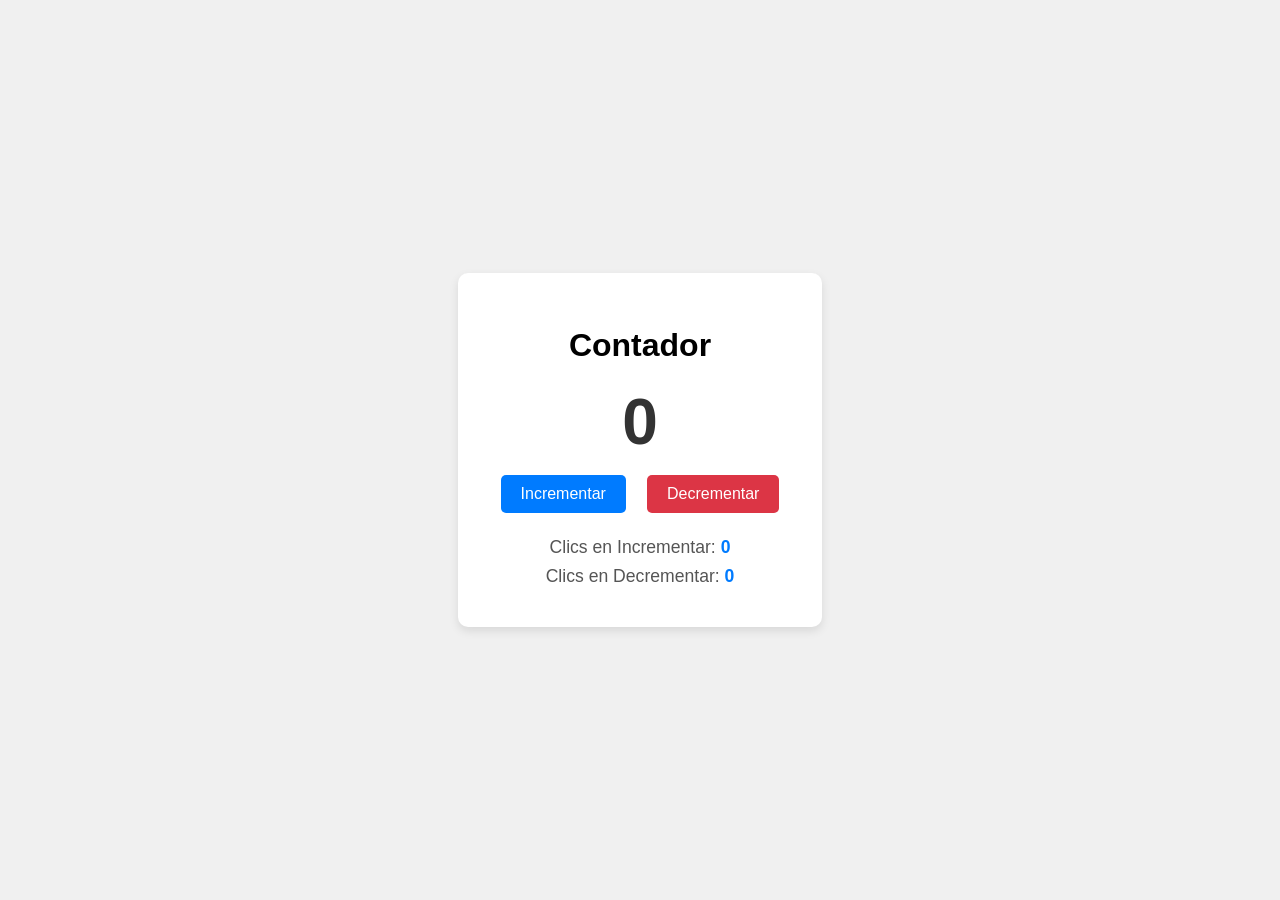
<file: 1.contador-clics/index.html>
<!DOCTYPE html>
<html lang="es">
<head>
    <meta charset="UTF-8">
    <meta name="viewport" content="width=device-width, initial-scale=1.0">
    <title>Contador con clics</title>
    <link rel="stylesheet" href="styles.css">
</head>
<body>
    <div class="container">
        <h1>Contador</h1>
        <div class="counter-display" id="mainCounter">0</div>
        
        <div class="buttons">
            <button id="incrementBtn">Incrementar</button>
            <button id="decrementBtn">Decrementar</button>
        </div>

        <div class="click-counters">
            <p>Clics en Incrementar: <span id="incrementClicks">0</span></p>
            <p>Clics en Decrementar: <span id="decrementClicks">0</span></p>
        </div>
    </div>

    <script src="script.js"></script>
</body>
</html>
</file>
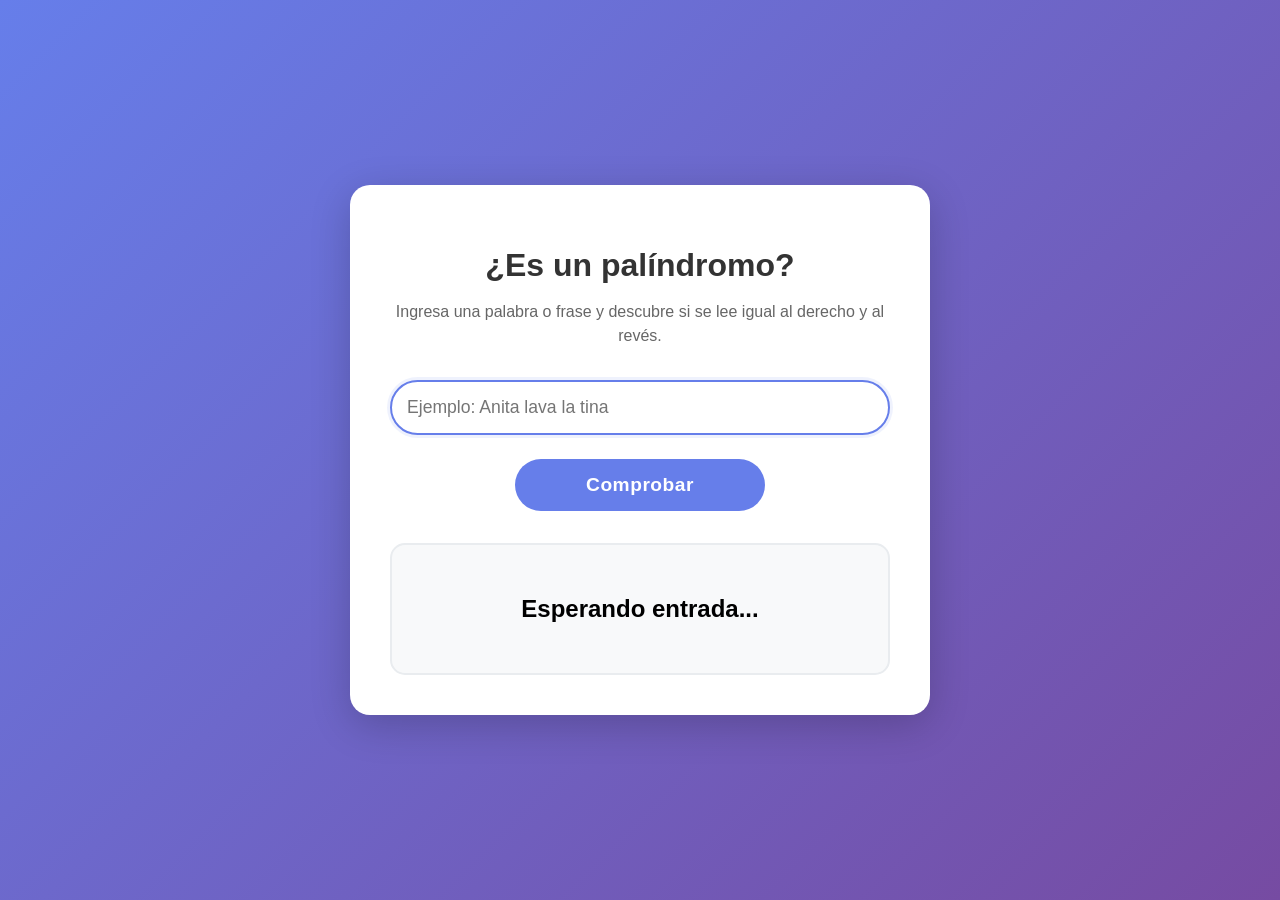
<file: 2.verificador-palindromo/index.html>
<!DOCTYPE html>
<html lang="es">
<head>
    <meta charset="UTF-8">
    <meta name="viewport" content="width=device-width, initial-scale=1.0">
    <title>Verificador de Palíndromos</title>
    <link rel="stylesheet" href="styles.css">
</head>
<body>
    <div class="container">
        <h1>¿Es un palíndromo?</h1>
        <p class="description">Ingresa una palabra o frase y descubre si se lee igual al derecho y al revés.</p>
        
        <input type="text" id="textInput" placeholder="Ejemplo: Anita lava la tina" autofocus>
        
        <button id="checkBtn">Comprobar</button>
        
        <div class="result" id="result">
           
        </div>
    </div>

    <script src="script.js"></script>
</body>
</html>
</file>
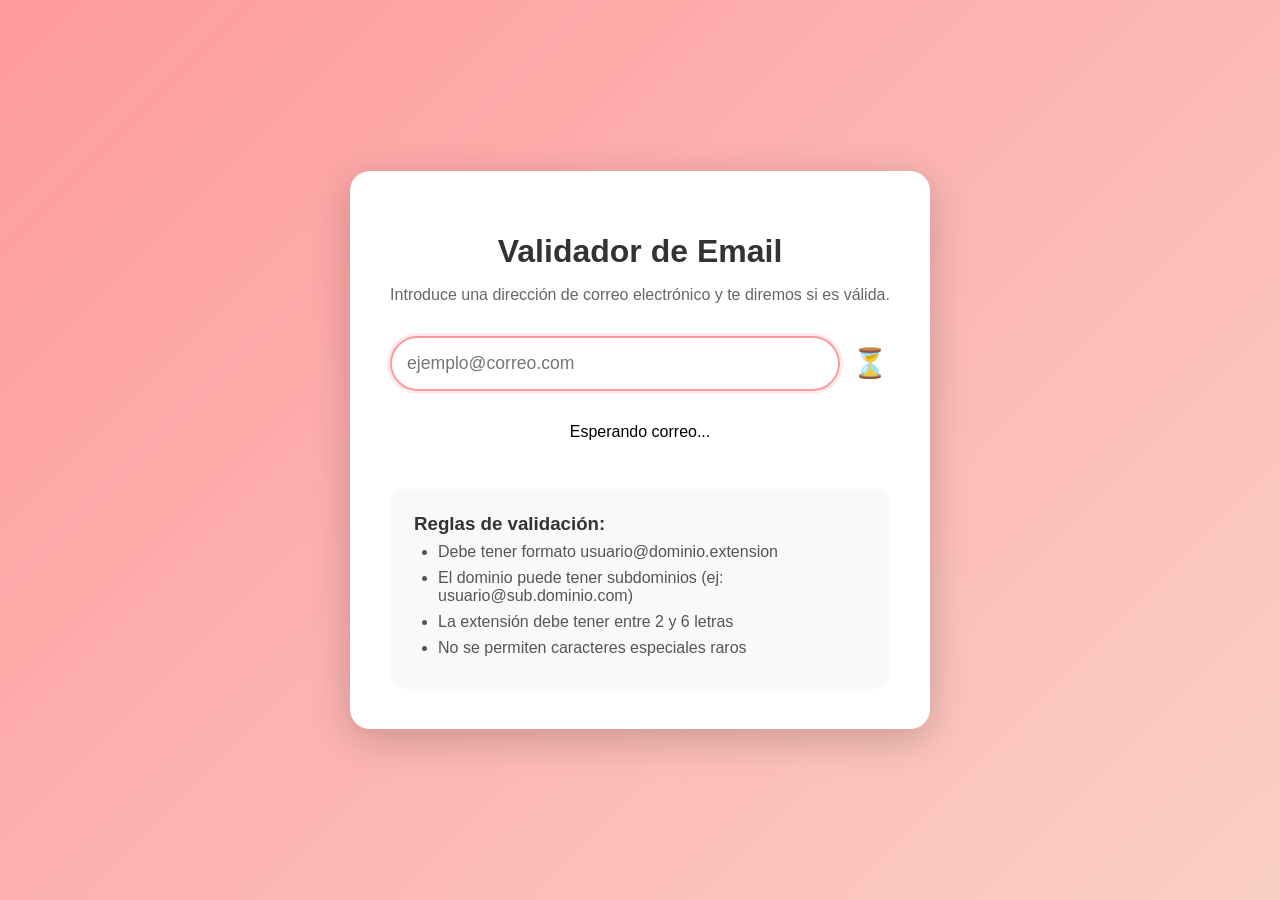
<file: 3.validador-email/index.html>
<!DOCTYPE html>
<html lang="es">
<head>
    <meta charset="UTF-8">
    <meta name="viewport" content="width=device-width, initial-scale=1.0">
    <title>Validador de Correo Electrónico</title>
    <link rel="stylesheet" href="styles.css">
</head>
<body>
    <div class="container">
        <h1>Validador de Email</h1>
        <p class="description">Introduce una dirección de correo electrónico y te diremos si es válida.</p>
        
        <div class="input-group">
            <input type="email" id="emailInput" placeholder="ejemplo@correo.com" autofocus>
            <span class="status-icon" id="statusIcon">⏳</span>
        </div>
        
        <div class="message" id="message"></div>
        
        <div class="rules">
            <h3>Reglas de validación:</h3>
            <ul>
                <li>Debe tener formato usuario@dominio.extension</li>
                <li>El dominio puede tener subdominios (ej: usuario@sub.dominio.com)</li>
                <li>La extensión debe tener entre 2 y 6 letras</li>
                <li>No se permiten caracteres especiales raros</li>
            </ul>
        </div>
    </div>

    <script src="script.js"></script>
</body>
</html>
</file>
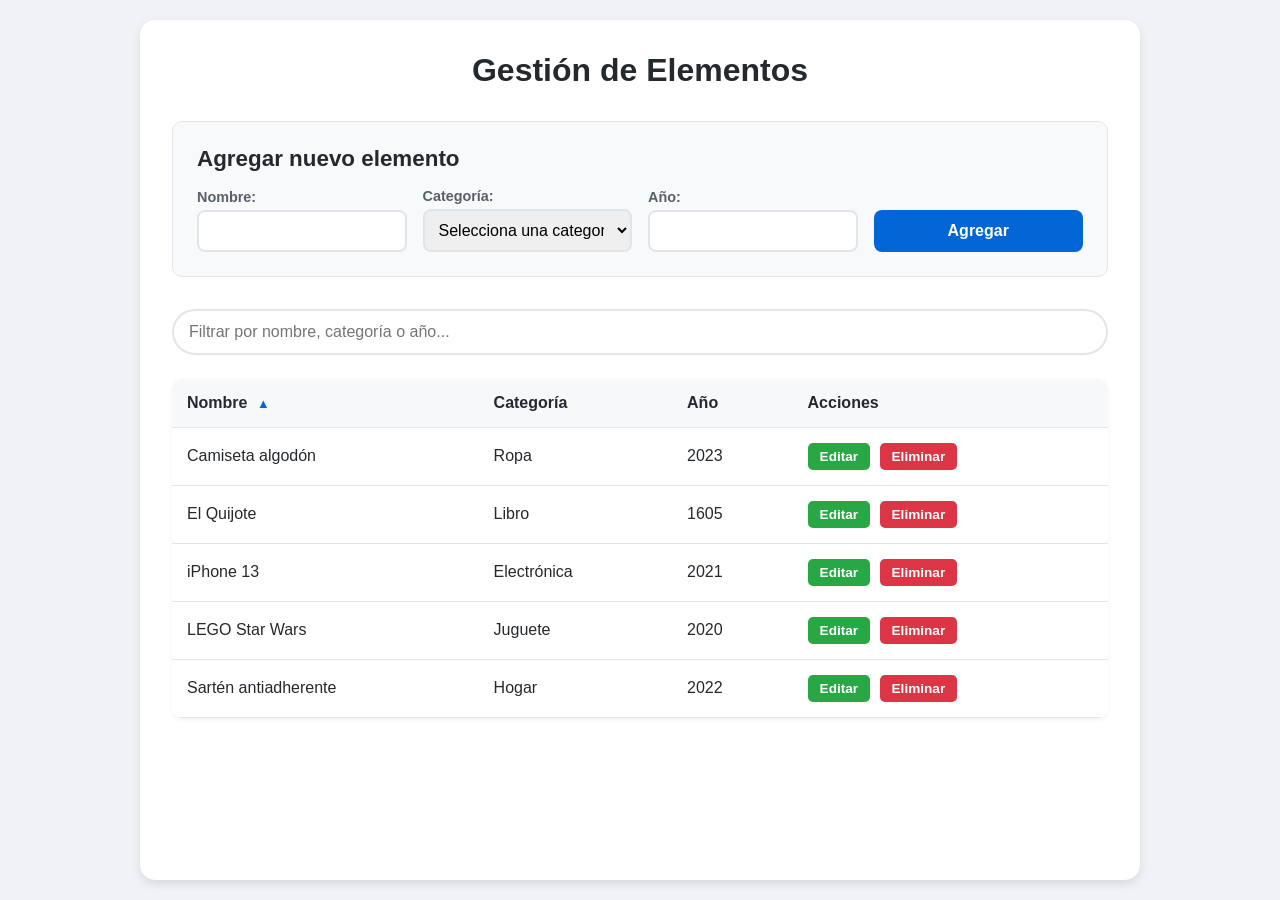
<file: 5.tabla-dinamica/index.html>
<!DOCTYPE html>
<html lang="es">
<head>
    <meta charset="UTF-8">
    <meta name="viewport" content="width=device-width, initial-scale=1.0">
    <title>Tabla ordenable y filtrable</title>
    <link rel="stylesheet" href="styles.css">
</head>
<body>
    <div class="container">
        <h1>Gestión de Elementos</h1>
        
        <!-- Formulario para agregar/editar -->
        <div class="form-container">
            <h2 id="formTitle">Agregar nuevo elemento</h2>
            <form id="itemForm">
                <input type="hidden" id="itemId" value="">
                <div class="form-group">
                    <label for="name">Nombre:</label>
                    <input type="text" id="name" required>
                </div>
                <div class="form-group">
                    <label for="category">Categoría:</label>
                    <select id="category" required>
                        <option value="">Selecciona una categoría</option>
                        <option value="Electrónica">Electrónica</option>
                        <option value="Libro">Libro</option>
                        <option value="Ropa">Ropa</option>
                        <option value="Hogar">Hogar</option>
                        <option value="Juguete">Juguete</option>
                    </select>
                </div>
                <div class="form-group">
                    <label for="year">Año:</label>
                    <input type="number" id="year" min="1900" max="2100" required>
                </div>
                <button type="submit" id="submitBtn">Agregar</button>
                <button type="button" id="cancelBtn" class="cancel-btn">Cancelar</button>
            </form>
        </div>

        <!-- Filtro de búsqueda -->
        <div class="filter-container">
            <input type="text" id="filterInput" placeholder="Filtrar por nombre, categoría o año...">
        </div>

        <!-- Tabla -->
        <table id="dataTable">
            <thead>
                <tr>
                    <th data-sort="name">Nombre <span class="sort-indicator"></span></th>
                    <th data-sort="category">Categoría <span class="sort-indicator"></span></th>
                    <th data-sort="year">Año <span class="sort-indicator"></span></th>
                    <th>Acciones</th>
                </tr>
            </thead>
            <tbody id="tableBody">
                <!-- Los datos se insertarán aquí -->
            </tbody>
        </table>
    </div>

    <script src="script.js"></script>
</body>
</html>
</file>
<file: 1.contador-clics/styles.css>
body {
    font-family: Arial, sans-serif;
    background-color: #f0f0f0;
    display: flex;
    justify-content: center;
    align-items: center;
    height: 100vh;
    margin: 0;
}

.container {
    background-color: white;
    padding: 2rem;
    border-radius: 10px;
    box-shadow: 0 4px 10px rgba(0,0,0,0.1);
    text-align: center;
    width: 300px;
}

.counter-display {
    font-size: 4rem;
    font-weight: bold;
    margin: 1rem 0;
    color: #333;
}

.buttons {
    display: flex;
    justify-content: space-around;
    margin-bottom: 1.5rem;
}

button {
    background-color: #007bff;
    color: white;
    border: none;
    padding: 10px 20px;
    font-size: 1rem;
    border-radius: 5px;
    cursor: pointer;
    transition: background-color 0.3s;
}

button:hover {
    background-color: #0056b3;
}

button#decrementBtn {
    background-color: #dc3545;
}

button#decrementBtn:hover {
    background-color: #a71d2a;
}

.click-counters p {
    font-size: 1.1rem;
    margin: 0.5rem 0;
    color: #555;
}

.click-counters span {
    font-weight: bold;
    color: #007bff;
}
</file>
<file: 2.verificador-palindromo/styles.css>
body {
    font-family: 'Segoe UI', Tahoma, Geneva, Verdana, sans-serif;
    background: linear-gradient(135deg, #667eea 0%, #764ba2 100%);
    display: flex;
    justify-content: center;
    align-items: center;
    height: 100vh;
    margin: 0;
    padding: 20px;
    box-sizing: border-box;
}

.container {
    background: white;
    padding: 2.5rem;
    border-radius: 20px;
    box-shadow: 0 10px 40px rgba(0,0,0,0.2);
    text-align: center;
    max-width: 500px;
    width: 100%;
}

h1 {
    color: #333;
    margin-bottom: 0.5rem;
    font-size: 2rem;
}

.description {
    color: #666;
    margin-bottom: 2rem;
    font-size: 1rem;
    line-height: 1.5;
}

input[type="text"] {
    width: 100%;
    padding: 15px;
    font-size: 1.1rem;
    border: 2px solid #e0e0e0;
    border-radius: 50px;
    outline: none;
    transition: border-color 0.3s, box-shadow 0.3s;
    box-sizing: border-box;
    margin-bottom: 1.5rem;
}

input[type="text"]:focus {
    border-color: #667eea;
    box-shadow: 0 0 0 3px rgba(102,126,234,0.1);
}

button {
    background: #667eea;
    color: white;
    border: none;
    padding: 15px 30px;
    font-size: 1.2rem;
    border-radius: 50px;
    cursor: pointer;
    transition: background 0.3s, transform 0.1s;
    width: 100%;
    max-width: 250px;
    margin-bottom: 2rem;
    font-weight: 600;
    letter-spacing: 0.5px;
}

button:hover {
    background: #5a67d8;
}

button:active {
    transform: scale(0.98);
}

.result {
    padding: 1.5rem;
    border-radius: 15px;
    font-size: 1.5rem;
    font-weight: bold;
    background: #f8f9fa;
    min-height: 80px;
    display: flex;
    align-items: center;
    justify-content: center;
    word-break: break-word;
    border: 2px solid #e9ecef;
}

.result.palindrome {
    color: #28a745;
    background-color: #d4edda;
    border-color: #c3e6cb;
}

.result.not-palindrome {
    color: #dc3545;
    background-color: #f8d7da;
    border-color: #f5c6cb;
}


@media (max-width: 480px) {
    .container {
        padding: 1.5rem;
    }
    
    h1 {
        font-size: 1.8rem;
    }
    
    .result {
        font-size: 1.2rem;
        padding: 1rem;
    }
}
</file>
<file: 3.validador-email/styles.css>
body {
    font-family: 'Segoe UI', Tahoma, Geneva, Verdana, sans-serif;
    background: linear-gradient(135deg, #ff9a9e 0%, #fad0c4 100%);
    display: flex;
    justify-content: center;
    align-items: center;
    min-height: 100vh;
    margin: 0;
    padding: 20px;
    box-sizing: border-box;
}

.container {
    background: white;
    padding: 2.5rem;
    border-radius: 20px;
    box-shadow: 0 10px 40px rgba(0,0,0,0.2);
    max-width: 500px;
    width: 100%;
}

h1 {
    color: #333;
    margin-bottom: 0.5rem;
    font-size: 2rem;
    text-align: center;
}

.description {
    color: #666;
    text-align: center;
    margin-bottom: 2rem;
}

.input-group {
    display: flex;
    align-items: center;
    gap: 10px;
    margin-bottom: 1rem;
}

#emailInput {
    flex: 1;
    padding: 15px;
    font-size: 1.1rem;
    border: 2px solid #ddd;
    border-radius: 50px;
    outline: none;
    transition: border-color 0.3s, box-shadow 0.3s;
}

#emailInput:focus {
    border-color: #ff9a9e;
    box-shadow: 0 0 0 3px rgba(255,154,158,0.2);
}

#emailInput.valid {
    border-color: #28a745;
}

#emailInput.invalid {
    border-color: #dc3545;
}

.status-icon {
    font-size: 1.8rem;
    width: 40px;
    text-align: center;
}

.message {
    padding: 1rem;
    border-radius: 10px;
    margin: 1rem 0;
    font-weight: 500;
    text-align: center;
    transition: all 0.3s;
}

.message.valid {
    background-color: #d4edda;
    color: #155724;
    border: 1px solid #c3e6cb;
}

.message.invalid {
    background-color: #f8d7da;
    color: #721c24;
    border: 1px solid #f5c6cb;
}

.rules {
    background: #f8f9fa;
    padding: 1.5rem;
    border-radius: 15px;
    margin-top: 2rem;
}

.rules h3 {
    color: #333;
    margin-top: 0;
    margin-bottom: 0.5rem;
}

.rules ul {
    margin: 0;
    padding-left: 1.5rem;
    color: #555;
}

.rules li {
    margin-bottom: 0.5rem;
}

/* Responsive */
@media (max-width: 480px) {
    .container {
        padding: 1.5rem;
    }
    
    .input-group {
        flex-direction: column;
    }
    
    .status-icon {
        width: auto;
    }
}
</file>
<file: 5.tabla-dinamica/styles.css>
* {
    box-sizing: border-box;
    margin: 0;
    padding: 0;
}

body {
    font-family: 'Segoe UI', Tahoma, Geneva, Verdana, sans-serif;
    background: #f0f2f5;
    padding: 20px;
    min-height: 100vh;
    display: flex;
    justify-content: center;
}

.container {
    max-width: 1000px;
    width: 100%;
    background: white;
    border-radius: 15px;
    box-shadow: 0 4px 10px rgba(0,0,0,0.1);
    padding: 2rem;
}

h1 {
    color: #24292e;
    margin-bottom: 2rem;
    text-align: center;
}

/* Formulario */
.form-container {
    background: #f8f9fa;
    border-radius: 10px;
    padding: 1.5rem;
    margin-bottom: 2rem;
    border: 1px solid #e1e4e8;
}

.form-container h2 {
    color: #24292e;
    margin-bottom: 1rem;
    font-size: 1.4rem;
}

#itemForm {
    display: grid;
    grid-template-columns: repeat(auto-fit, minmax(200px, 1fr));
    gap: 1rem;
    align-items: end;
}

.form-group {
    display: flex;
    flex-direction: column;
}

.form-group label {
    font-weight: 600;
    margin-bottom: 0.3rem;
    color: #586069;
    font-size: 0.9rem;
}

.form-group input,
.form-group select {
    padding: 10px;
    border: 2px solid #e1e4e8;
    border-radius: 8px;
    font-size: 1rem;
    transition: border-color 0.3s;
}

.form-group input:focus,
.form-group select:focus {
    border-color: #0366d6;
    outline: none;
}

button {
    background: #0366d6;
    color: white;
    border: none;
    padding: 12px 20px;
    border-radius: 8px;
    font-size: 1rem;
    font-weight: 600;
    cursor: pointer;
    transition: background 0.3s;
    height: fit-content;
}

button:hover {
    background: #0353b3;
}

button.cancel-btn {
    background: #6c757d;
}

button.cancel-btn:hover {
    background: #5a6268;
}

/* Filtro */
.filter-container {
    margin-bottom: 1.5rem;
}

#filterInput {
    width: 100%;
    padding: 12px 15px;
    border: 2px solid #e1e4e8;
    border-radius: 50px;
    font-size: 1rem;
    transition: border-color 0.3s;
}

#filterInput:focus {
    border-color: #0366d6;
    outline: none;
}

/* Tabla */
table {
    width: 100%;
    border-collapse: collapse;
    background: white;
    border-radius: 10px;
    overflow: hidden;
    box-shadow: 0 2px 5px rgba(0,0,0,0.05);
}

th, td {
    padding: 15px;
    text-align: left;
    border-bottom: 1px solid #e1e4e8;
}

th {
    background: #f6f8fa;
    color: #24292e;
    font-weight: 600;
    cursor: pointer;
    user-select: none;
    position: relative;
}

th:hover {
    background: #e9ecef;
}

th .sort-indicator {
    display: inline-block;
    margin-left: 5px;
    font-size: 0.8rem;
}

th.asc .sort-indicator::after {
    content: "▲";
    color: #0366d6;
}

th.desc .sort-indicator::after {
    content: "▼";
    color: #0366d6;
}

tbody tr:hover {
    background: #f8f9fa;
}

td {
    color: #24292e;
}

td button {
    padding: 6px 12px;
    font-size: 0.85rem;
    margin-right: 5px;
    border-radius: 5px;
}

td .edit-btn {
    background: #28a745;
}

td .edit-btn:hover {
    background: #218838;
}

td .delete-btn {
    background: #dc3545;
}

td .delete-btn:hover {
    background: #c82333;
}

/* Responsive */
@media (max-width: 600px) {
    .container {
        padding: 1rem;
    }
    
    #itemForm {
        grid-template-columns: 1fr;
    }
    
    th, td {
        padding: 10px;
    }
    
    td button {
        margin-bottom: 5px;
        width: 100%;
    }
}
</file>
